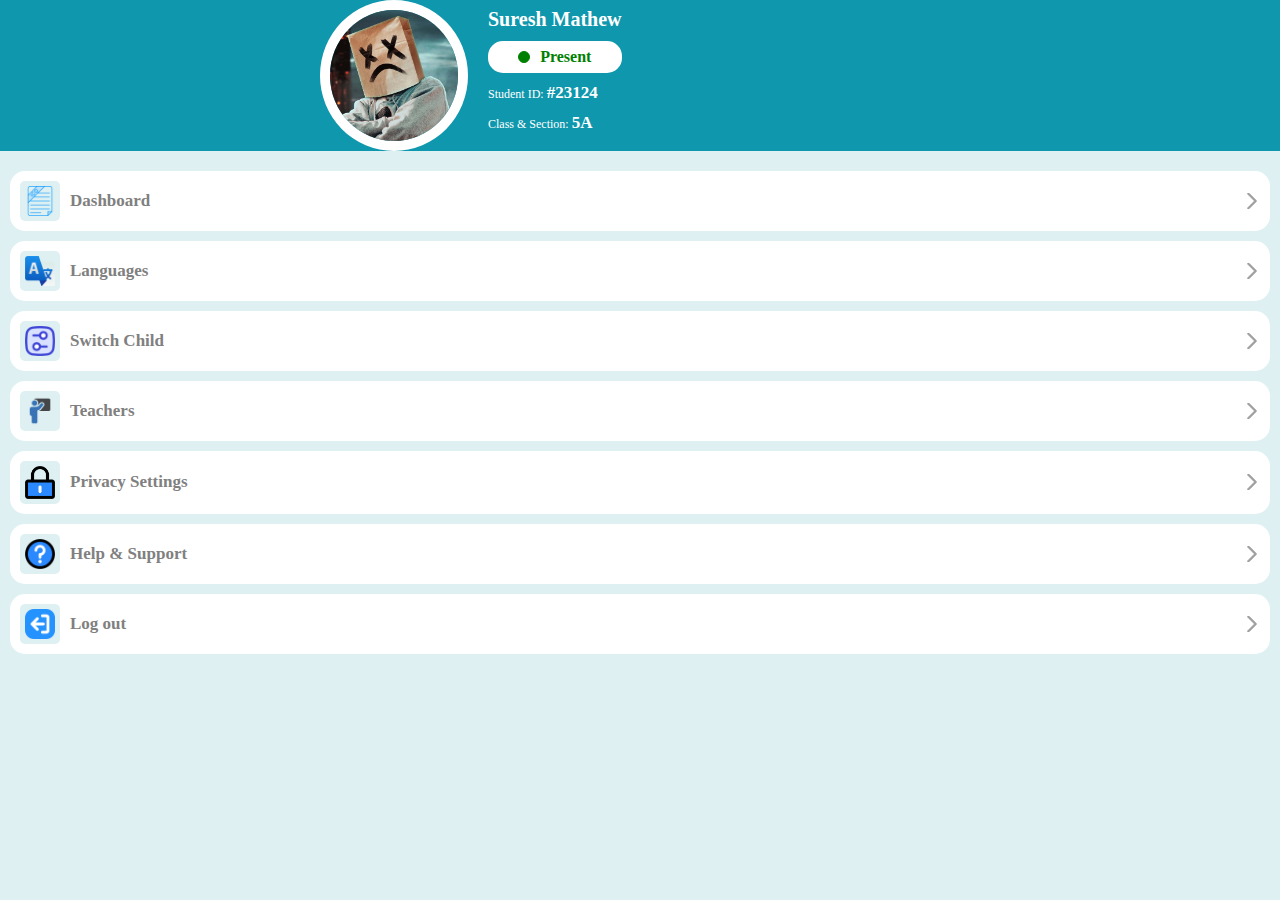
<file: Frontend/dashboard.html>
<!DOCTYPE html>
<html lang="en">
    <head>
        <meta charset="UTF-8">
        <meta name="viewport" content="width=device-width, initial-scale=1.0">
        <link href="./css/dashboard.css" rel="stylesheet" type="text/css">
        <title>Document</title>
    </head>
    <body>
        <section class="header">
            <div class="profile-pic">
                <img src="./images/profile-pic.jpg" alt="profile Picture" />
                <div>
                    <p class="user-name">Suresh Mathew</p>
                    <div class="attendance-status">
                        <div></div>
                        <p>Present</p>
                    </div>
                    <p class="student-id">Student ID: <span>#23124</span></p>
                    <p class="student-id">Class & Section: <span>5A</span></p>
                </div>
            </div>
        </section>
        <section class="content">
            <div class="item">
                <a href="#">
                    <div class="icon">
                        <img src="./images/document-icon.png"
                            alt="item icon" />
                    </div>
                    <div class="item-inner-text">
                        <p>Dashboard</p>
                        <div>
                            <svg fill="#9c9c9c" height="16px" width="16px"
                                version="1.1" id="Layer_1"
                                xmlns="http://www.w3.org/2000/svg"
                                xmlns:xlink="http://www.w3.org/1999/xlink"
                                viewBox="0 0 330 330" xml:space="preserve"
                                stroke="#9c9c9c" stroke-width="20">
                                <g id="SVGRepo_iconCarrier">
                                    <path id="XMLID_222_"
                                        d="M250.606,154.389l-150-149.996c-5.857-5.858-15.355-5.858-21.213,0.001 c-5.857,5.858-5.857,15.355,0.001,21.213l139.393,139.39L79.393,304.394c-5.857,5.858-5.857,15.355,0.001,21.213 C82.322,328.536,86.161,330,90,330s7.678-1.464,10.607-4.394l149.999-150.004c2.814-2.813,4.394-6.628,4.394-10.606 C255,161.018,253.42,157.202,250.606,154.389z"></path>
                                </g>
                            </svg>
                        </div>
                    </div>
                </a>
            </div>
            <!-- Item 1 End -->
            <div class="item">
                <a href="#">
                    <div class="icon">
                        <img src="./images/language.png"
                            alt="item icon" />
                    </div>
                    <div class="item-inner-text">
                        <p>Languages</p>
                        <div>
                            <svg fill="#9c9c9c" height="16px" width="16px"
                                version="1.1" id="Layer_1"
                                xmlns="http://www.w3.org/2000/svg"
                                xmlns:xlink="http://www.w3.org/1999/xlink"
                                viewBox="0 0 330 330" xml:space="preserve"
                                stroke="#9c9c9c" stroke-width="20">
                                <g id="SVGRepo_iconCarrier">
                                    <path id="XMLID_222_"
                                        d="M250.606,154.389l-150-149.996c-5.857-5.858-15.355-5.858-21.213,0.001 c-5.857,5.858-5.857,15.355,0.001,21.213l139.393,139.39L79.393,304.394c-5.857,5.858-5.857,15.355,0.001,21.213 C82.322,328.536,86.161,330,90,330s7.678-1.464,10.607-4.394l149.999-150.004c2.814-2.813,4.394-6.628,4.394-10.606 C255,161.018,253.42,157.202,250.606,154.389z"></path>
                                </g>
                            </svg>
                        </div>
                    </div>
                </a>
            </div>
            <!-- Item 2 End -->
            <div class="item">
                <a href="#">
                    <div class="icon">
                        <img src="./images/switch-child.png"
                            alt="item icon" />
                    </div>
                    <div class="item-inner-text">
                        <p>Switch Child</p>
                        <div>
                            <svg fill="#9c9c9c" height="16px" width="16px"
                                version="1.1" id="Layer_1"
                                xmlns="http://www.w3.org/2000/svg"
                                xmlns:xlink="http://www.w3.org/1999/xlink"
                                viewBox="0 0 330 330" xml:space="preserve"
                                stroke="#9c9c9c" stroke-width="20">
                                <g id="SVGRepo_iconCarrier">
                                    <path id="XMLID_222_"
                                        d="M250.606,154.389l-150-149.996c-5.857-5.858-15.355-5.858-21.213,0.001 c-5.857,5.858-5.857,15.355,0.001,21.213l139.393,139.39L79.393,304.394c-5.857,5.858-5.857,15.355,0.001,21.213 C82.322,328.536,86.161,330,90,330s7.678-1.464,10.607-4.394l149.999-150.004c2.814-2.813,4.394-6.628,4.394-10.606 C255,161.018,253.42,157.202,250.606,154.389z"></path>
                                </g>
                            </svg>
                        </div>
                    </div>
                </a>
            </div>
            <!-- Item 3 End -->
            <div class="item">
                <a href="#">
                    <div class="icon">
                        <img src="./images/teacher.png"
                            alt="item icon" />
                    </div>
                    <div class="item-inner-text">
                        <p>Teachers</p>
                        <div>
                            <svg fill="#9c9c9c" height="16px" width="16px"
                                version="1.1" id="Layer_1"
                                xmlns="http://www.w3.org/2000/svg"
                                xmlns:xlink="http://www.w3.org/1999/xlink"
                                viewBox="0 0 330 330" xml:space="preserve"
                                stroke="#9c9c9c" stroke-width="20">
                                <g id="SVGRepo_iconCarrier">
                                    <path id="XMLID_222_"
                                        d="M250.606,154.389l-150-149.996c-5.857-5.858-15.355-5.858-21.213,0.001 c-5.857,5.858-5.857,15.355,0.001,21.213l139.393,139.39L79.393,304.394c-5.857,5.858-5.857,15.355,0.001,21.213 C82.322,328.536,86.161,330,90,330s7.678-1.464,10.607-4.394l149.999-150.004c2.814-2.813,4.394-6.628,4.394-10.606 C255,161.018,253.42,157.202,250.606,154.389z"></path>
                                </g>
                            </svg>
                        </div>
                    </div>
                </a>
            </div>
            <!-- Item 4 End -->
            <div class="item">
                <a href="#">
                    <div class="icon">
                        <img src="./images/privacy.png"
                            alt="item icon" />
                    </div>
                    <div class="item-inner-text">
                        <p>Privacy Settings</p>
                        <div>
                            <svg fill="#9c9c9c" height="16px" width="16px"
                                version="1.1" id="Layer_1"
                                xmlns="http://www.w3.org/2000/svg"
                                xmlns:xlink="http://www.w3.org/1999/xlink"
                                viewBox="0 0 330 330" xml:space="preserve"
                                stroke="#9c9c9c" stroke-width="20">
                                <g id="SVGRepo_iconCarrier">
                                    <path id="XMLID_222_"
                                        d="M250.606,154.389l-150-149.996c-5.857-5.858-15.355-5.858-21.213,0.001 c-5.857,5.858-5.857,15.355,0.001,21.213l139.393,139.39L79.393,304.394c-5.857,5.858-5.857,15.355,0.001,21.213 C82.322,328.536,86.161,330,90,330s7.678-1.464,10.607-4.394l149.999-150.004c2.814-2.813,4.394-6.628,4.394-10.606 C255,161.018,253.42,157.202,250.606,154.389z"></path>
                                </g>
                            </svg>
                        </div>
                    </div>
                </a>
            </div>
            <!-- Item 5 End -->
            <div class="item">
                <a href="#">
                    <div class="icon">
                        <img src="./images/help.png"
                            alt="item icon" />
                    </div>
                    <div class="item-inner-text">
                        <p>Help & Support</p>
                        <div>
                            <svg fill="#9c9c9c" height="16px" width="16px"
                                version="1.1" id="Layer_1"
                                xmlns="http://www.w3.org/2000/svg"
                                xmlns:xlink="http://www.w3.org/1999/xlink"
                                viewBox="0 0 330 330" xml:space="preserve"
                                stroke="#9c9c9c" stroke-width="20">
                                <g id="SVGRepo_iconCarrier">
                                    <path id="XMLID_222_"
                                        d="M250.606,154.389l-150-149.996c-5.857-5.858-15.355-5.858-21.213,0.001 c-5.857,5.858-5.857,15.355,0.001,21.213l139.393,139.39L79.393,304.394c-5.857,5.858-5.857,15.355,0.001,21.213 C82.322,328.536,86.161,330,90,330s7.678-1.464,10.607-4.394l149.999-150.004c2.814-2.813,4.394-6.628,4.394-10.606 C255,161.018,253.42,157.202,250.606,154.389z"></path>
                                </g>
                            </svg>
                        </div>
                    </div>
                </a>
            </div>
            <!-- Item 6 End -->
            <div class="item">
                <a href="#">
                    <div class="icon">
                        <img src="./images/logout.png"
                            alt="logout icon" />
                    </div>
                    <div class="item-inner-text">
                        <p>Log out</p>
                        <div>
                            <svg fill="#9c9c9c" height="16px" width="16px"
                                version="1.1" id="Layer_1"
                                xmlns="http://www.w3.org/2000/svg"
                                xmlns:xlink="http://www.w3.org/1999/xlink"
                                viewBox="0 0 330 330" xml:space="preserve"
                                stroke="#9c9c9c" stroke-width="20">
                                <g id="SVGRepo_iconCarrier">
                                    <path id="XMLID_222_"
                                        d="M250.606,154.389l-150-149.996c-5.857-5.858-15.355-5.858-21.213,0.001 c-5.857,5.858-5.857,15.355,0.001,21.213l139.393,139.39L79.393,304.394c-5.857,5.858-5.857,15.355,0.001,21.213 C82.322,328.536,86.161,330,90,330s7.678-1.464,10.607-4.394l149.999-150.004c2.814-2.813,4.394-6.628,4.394-10.606 C255,161.018,253.42,157.202,250.606,154.389z"></path>
                                </g>
                            </svg>
                        </div>
                    </div>
                </a>
            </div>
            <!-- Item 7 End -->
        </section>
    </body>
</html>
</file>
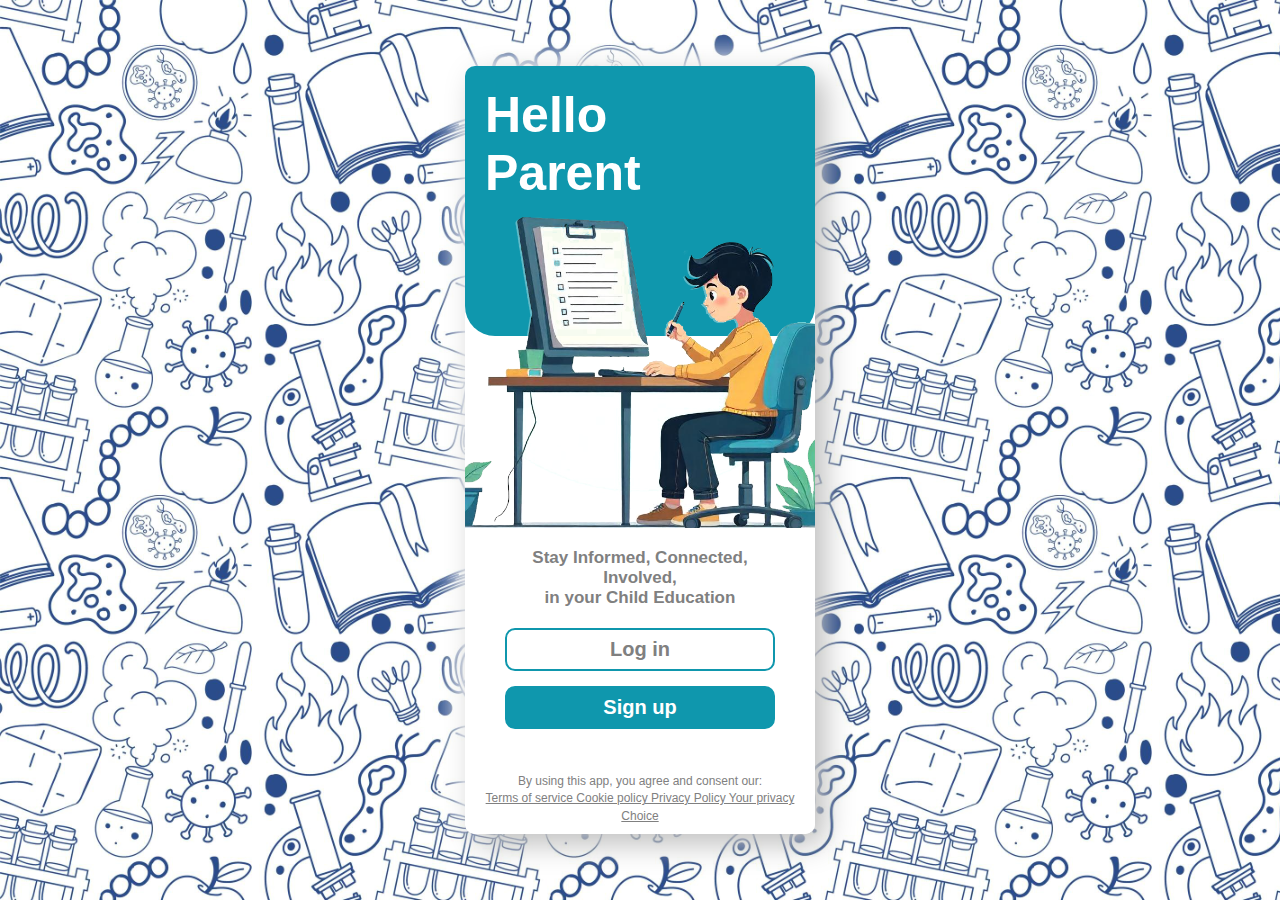
<file: Frontend/home.html>
<!DOCTYPE html>
<html lang="en">
    <head>
        <meta charset="UTF-8">
        <meta name="viewport" content="width=device-width, initial-scale=1.0">
        <link href="./css/home.css" rel="stylesheet" type="text/css">
        <title>Document</title>
    </head>
    <body>
        <div class="container">
            <header>
                <div class="header-text">
                    <h1>Hello<br>Parent</h1>
                </div>
                <div class="header-bg"></div>
            </header>
            <section class="content">
                <div>
                    <p>Stay Informed, Connected, Involved,<br>in your Child
                        Education</p>
                </div>
                <div class="button-section">
                    <a class="login-button" href="#">Log in</a>
                    <a class="signup-button" href="#">Sign up</a>
                </div>
            </section>
            <footer>
                <p>By using this app, you agree and consent our:</p>
                <a href="#">Terms of service Cookie policy Privacy Policy Your
                    privacy Choice</a>
            </footer>
        </div>
    </body>
</html>
</file>
<file: Frontend/css/dashboard.css>
* {
    margin: 0;
    padding: 0;
    font-family: calibri;
}
body {
    display: flex;
    flex-direction: column;
    background-color: rgb(222, 240, 242);
}

a {
    text-decoration: none;
    cursor: pointer;
    margin: 0;
    padding: 0;
    visibility: none;
}

.header {
    width: 100%;
    display: flex;
    justify-content: center;
    align-items: center;
    background-color: rgb(15, 151, 173);
}

.header > * {
    display: inline-flex;
}

.profile-pic {
    width: 50%;
    display: flex;
    align-items: center;
}

.profile-pic > * {
    margin-right: 20px;
}

.profile-pic img {
    border: 10px solid white;
    border-radius: 50%;
    width: 20%;
}

.profile-pic div {
    color: white;
}

.attendance-status {
    background-color: white;
    border: 2px solid white;
    border-radius: 15px;
    padding: 5px;
    display: flex;
    align-items: center;
    justify-content: center;
    font-weight: bold;
    margin-bottom: 10px;    
}

.attendance-status p {
    color: green;
}

.attendance-status div {
    width: 10px;
    height: 10px;
    background-color: green;
    border: 1px solid green;
    border-radius: 50%;
    margin-right: 10px;
}

.user-name {
    font-family: Calibri;
    font-weight: bold;
    font-size: 20px;
    margin-bottom: 10px;
}

.student-id {
    margin-bottom: 10px;
    font-weight: normal;
    font-size: 12px;
}

.student-id span {
    font-weight: bold;
    font-size: 17px;
}

.content {
    padding: 20px 10px;
    display: flex;
    flex-direction: column;
    justify-content: center;
    align-items: center;
}

.item {
    background-color: white;
    width: 100%;
    padding: 10px;
    border-radius: 15px;
    box-sizing: border-box;
    display: flex;
    align-items: center;
    justify-content: left;
    margin-bottom: 10px;
}

.item > * {
    display: inline-flex;
}

.item p {
    color: gray;
    font-weight: bold;
}

.item a {
    display: flex;
    width: 100%;
    height: 100%;
    color: inherit;
    align-items: center;
    text-decoration: none;
    line-height: 0;
    vertical-align: center;
}

.item-inner-text {
    display: flex;
    justify-content: space-between;
    align-items: center;
    font-size: 17px;
    width: 100%;
}

.icon img {
    width: 30px;
    padding: 5px;
    border-radius: 5px;
    background-color: rgb(222, 240, 242);
    margin-right: 10px;
}

.icon svg {
    width: 30px;
    padding: 5px;
    border-radius: 5px;
    background-color: rgb(222, 240, 242);
}

@media screen and (max-width: 768px) {

    .profile-pic {
        width: 100%;
        display: flex;
        align-items: center;
        justify-content: center;
        padding: 7% 0;
    }

    .profile-pic img {
        width: 30%;
    }

    .student-id {
        margin-bottom: 0px;
    }

    .user-name {
        margin-bottom: 5px;
    }

    .attendance-status {
        margin-bottom: 5px;
    }
    
}
</file>
<file: Frontend/css/home.css>
*{
    margin: 0;
    padding: 0;    
    font-family: calibri, sans-serif;
    box-sizing: border-box;
}


body {
    margin: 0;
    padding: 0;
    background-image: url('../images/background-1.jpeg');
    background-size: contain;
    color: black;
    display: flex;
    flex-direction: column;
    align-items: center;
    justify-content: center;
    height: 100vh;
}

.container {
    max-width: 350px;
    width: 50%;
    height: auto;
    display: flex;
    flex-direction: column;
    box-shadow: 10px 10px 30px #bebebe, -10px -10px 30px #ffffff;
    border: 0px solid white;
    border-radius: 10px;
    overflow: hidden;
    background-color: white;
}

header {
    color: white;
    font-weight: bold;
    font-size: 25px;
}

.header-text {
    background-color: rgb(15, 151, 173);
    border-bottom-left-radius: 30px;
    border-bottom-right-radius: 30px;
    height: 270px;
}

header h1 {
    padding: 20px;
    z-index: 1;
}

.header-bg {
    height: 35vh;
    width: auto;
    max-width: 100%;
    background-image: url('../images/home-bg2.png');
    background-size: cover;
    margin-top: -35%;
    background-position: center;
    display: flex;
    align-items: center;
    background-repeat: no-repeat;
    z-index: 0;
}

.content {
    width: 100%;
    padding: 20px;
}

.content p {
    text-align: center;
    color: gray;
    font-weight: 700;
    font-size: 17px;
    padding: 0 25px;
    margin-bottom: 20px;
}

.button-section {
    display: flex;
    flex-direction: column;
    justify-content: center;
    align-items: center;
    width: 100%;
    padding-left: 20px;
    padding-right: 20px;
    box-sizing: border-box;
}

.button-section a {
    text-decoration: none;
    padding: 8px 20px;
    border: 2px solid rgb(15, 151, 173);
    margin-bottom: 15px;
    width: 100%;
    text-align: center;
    font-weight: bold;
    font-size: 20px;
    border-radius: 10px;
    font-family: Verdana, Geneva, Tahoma, sans-serif;
}

.login-button {
    color: gray
}

.signup-button {
    background-color: rgb(15, 151, 173);
    color: white;
}

footer {
    width: 100%;
    background-color: white;
    text-align: center;
    padding: 10px;
}

footer p, footer a {
    color: gray;
    font-size: 12px;
}



@media screen and (max-width: 767px) {
    .container {
        max-width: none;
        width: 100%;
        height: 100vh;
        box-shadow: none;
        border: none;
        border-radius: 0;
        overflow: hidden;
        padding: 0;
    }

    footer {
        width: 100%;
        background-color: white;
        text-align: center;
        padding: 10px;
        bottom: 0;
        left: 0;
        position: absolute;
    }
}
</file>
